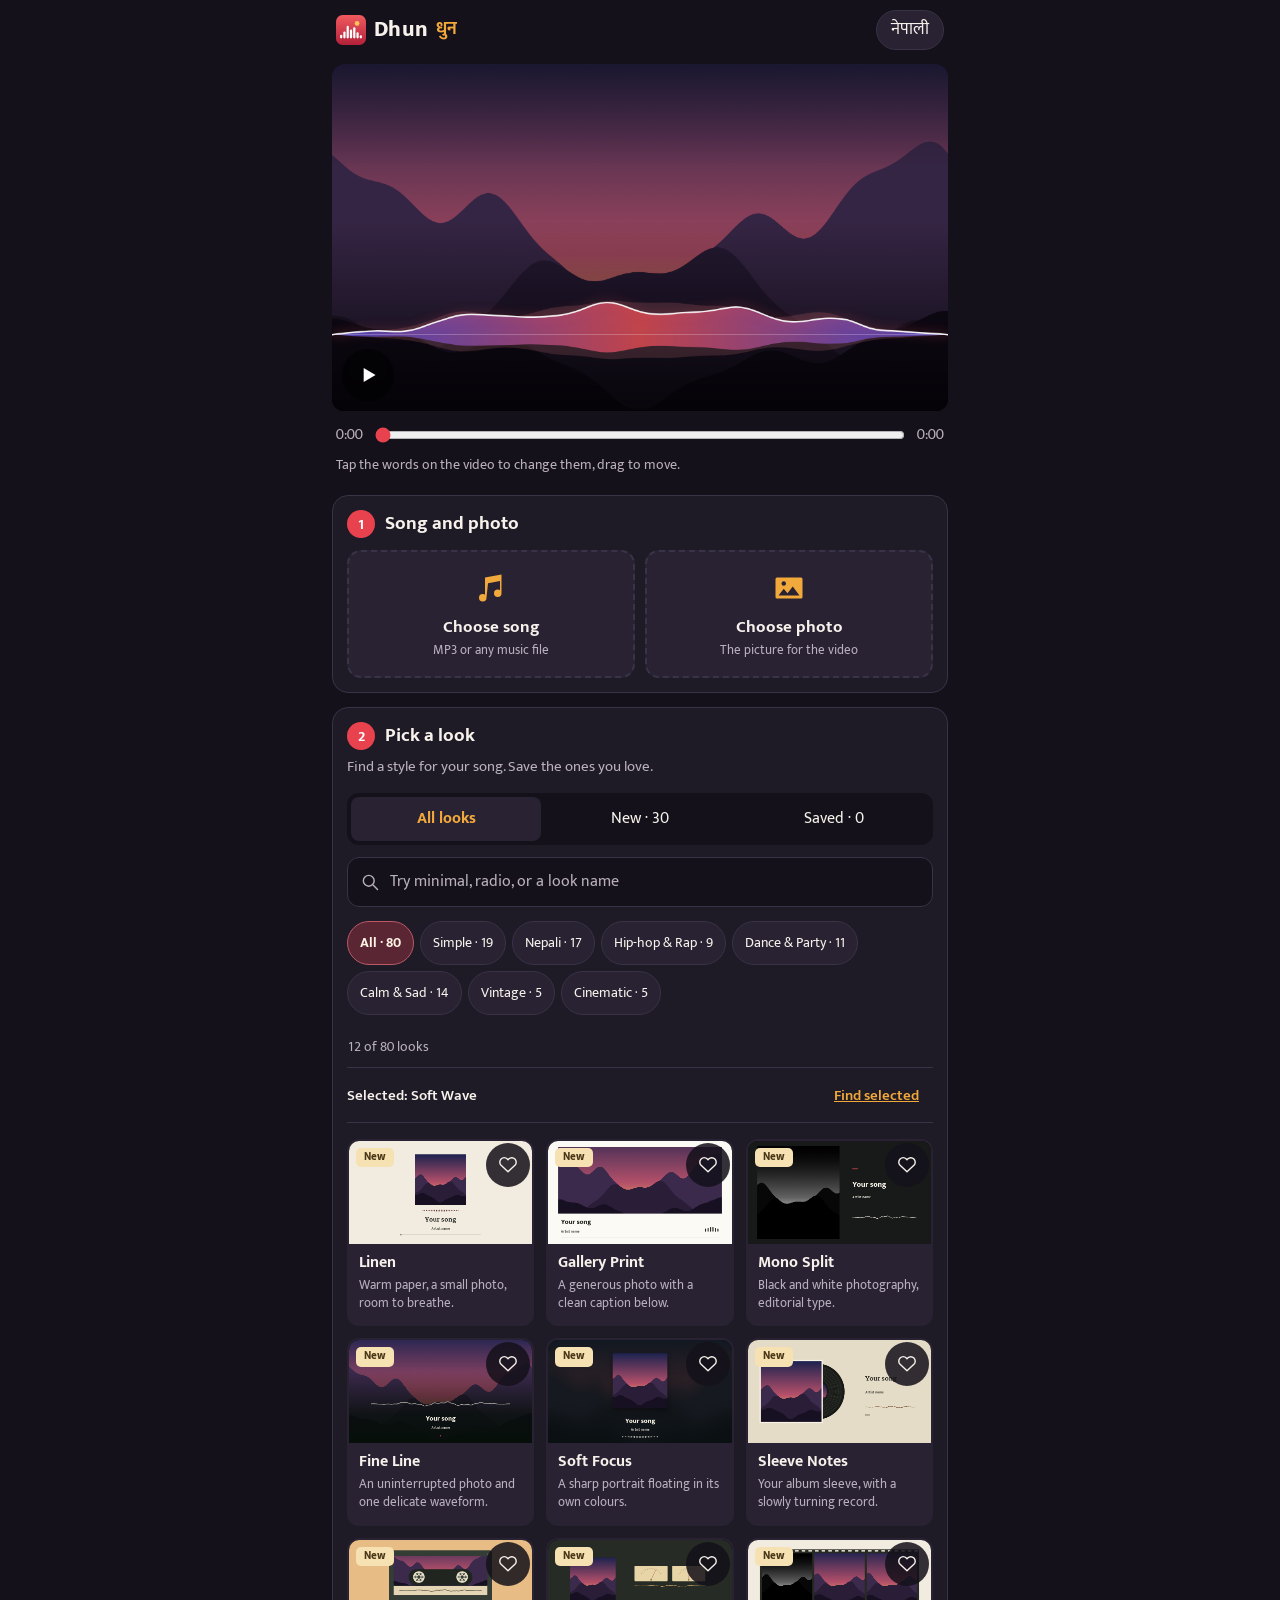
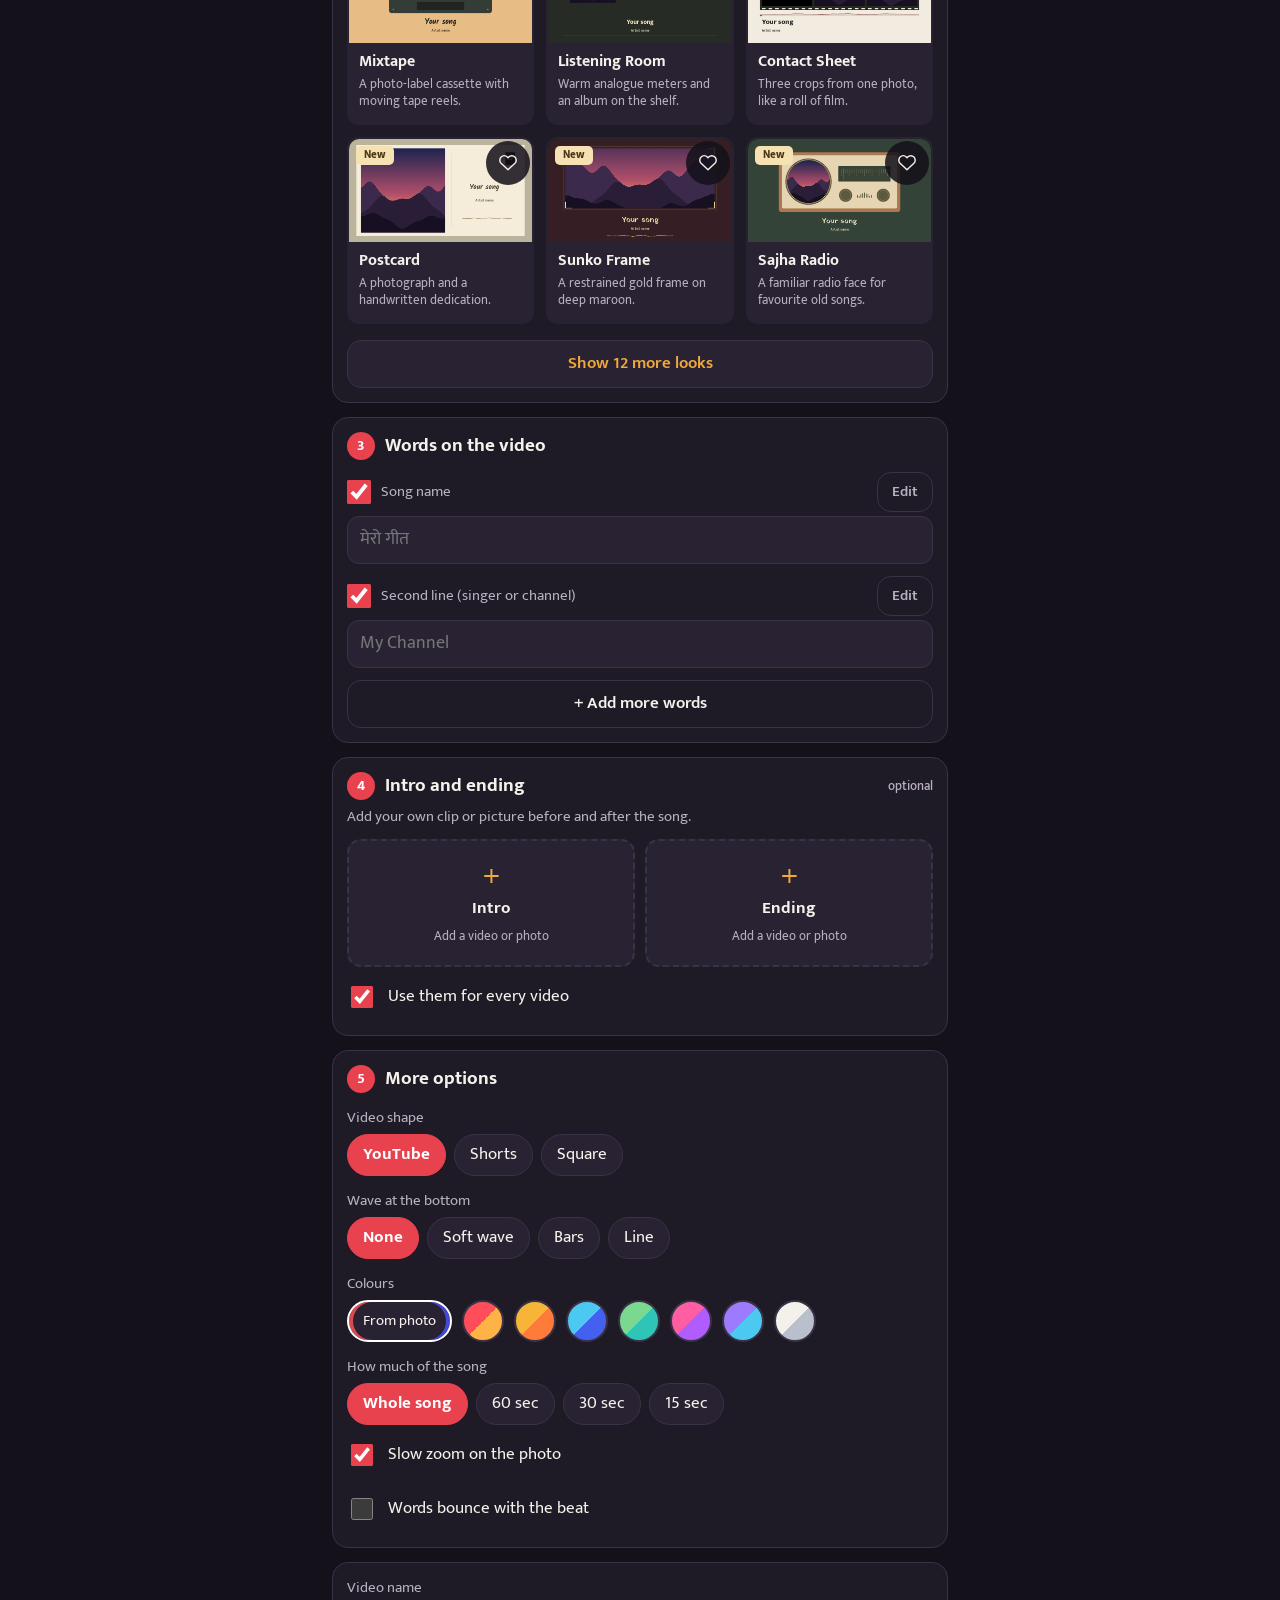
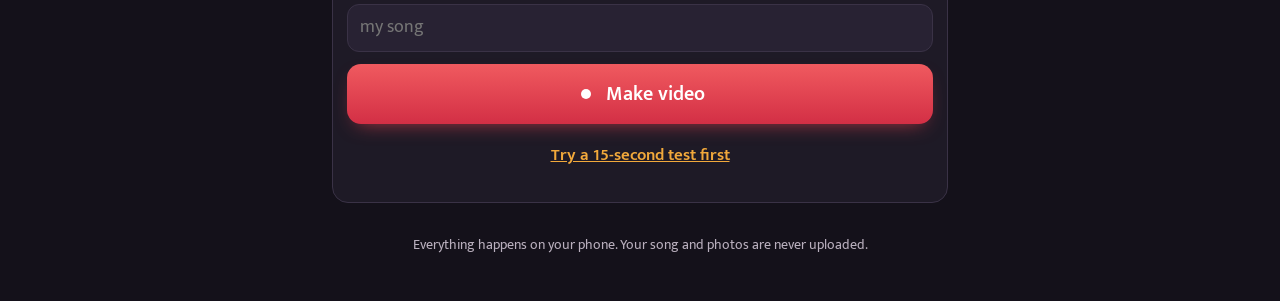
<file: index.html>
<!doctype html>
<html lang="en">
<head>
<meta charset="utf-8">
<meta name="viewport" content="width=device-width, initial-scale=1, viewport-fit=cover">
<title>Dhun · music videos from a song and a photo</title>
<meta name="description" content="Make a music video for YouTube on your phone: pick a song, a photo and a look. Free, nothing is uploaded.">
<meta name="theme-color" content="#14111a">
<meta name="apple-mobile-web-app-capable" content="yes">
<meta name="mobile-web-app-capable" content="yes">
<meta name="apple-mobile-web-app-status-bar-style" content="black-translucent">
<meta name="apple-mobile-web-app-title" content="Dhun">
<link rel="manifest" href="manifest.webmanifest">
<link rel="icon" href="icons/icon.svg" type="image/svg+xml">
<link rel="apple-touch-icon" href="icons/apple-touch-icon.png">
<link rel="preconnect" href="https://fonts.googleapis.com">
<link rel="preconnect" href="https://fonts.gstatic.com" crossorigin>
<link href="https://fonts.googleapis.com/css2?family=Baloo+2:wght@500;800&family=Bebas+Neue&family=Kalam:wght@400;700&family=Khand:wght@500;700&family=Martel:wght@400;800&family=Monoton&family=Mukta:wght@400;500;700;800&family=Permanent+Marker&family=Rozha+One&family=Teko:wght@500;600&family=Yatra+One&display=swap" rel="stylesheet">
<link rel="stylesheet" href="css/app.css">
</head>
<body>
<header class="top">
  <div class="brand">
    <img src="icons/icon.svg" alt="" width="30" height="30">
    <span class="brand-name">Dhun</span><span class="brand-ne">धुन</span>
  </div>
  <button id="langBtn" class="pill" type="button">नेपाली</button>
</header>

<main id="app">
  <section class="stage" aria-label="Preview">
    <div class="screen" id="screen">
      <canvas id="view" width="960" height="540" aria-label="Video preview"></canvas>
      <button id="playBtn" class="play" type="button" aria-label="Play">
        <svg class="i-play" viewBox="0 0 24 24" aria-hidden="true"><path d="M8 5.5v13l11-6.5z"/></svg>
        <svg class="i-pause" viewBox="0 0 24 24" aria-hidden="true"><path d="M7 5h3.5v14H7zM13.5 5H17v14h-3.5z"/></svg>
      </button>
    </div>
    <div class="seek-row">
      <span id="timeNow">0:00</span>
      <input id="seek" type="range" min="0" max="1" step="0.01" value="0" aria-label="Song position">
      <span id="timeTotal">0:00</span>
    </div>
    <p class="hint" data-i18n="dragHint">Tap the words on the video to change them, drag to move.</p>
  </section>

  <section class="card">
    <h2><span class="num">1</span><span data-i18n="step1">Song and photo</span></h2>
    <div class="pick-row">
      <label class="pick" id="songPick">
        <input id="songInput" type="file" accept="audio/*,.mp3,.m4a,.wav,.aac,.flac">
        <span class="pick-icon"><svg viewBox="0 0 24 24" aria-hidden="true"><path d="M9 18.5a2.5 2.5 0 1 1-2.5-2.5c.5 0 1 .1 1.5.4V5l11-2v12.5a2.5 2.5 0 1 1-2.5-2.5c.5 0 1 .1 1.5.4V7.4l-8 1.5z"/></svg></span>
        <span class="pick-title" data-i18n="pickSong">Choose song</span>
        <span class="pick-sub" id="songName" data-i18n="pickSongSub">MP3 or any music file</span>
      </label>
      <label class="pick" id="photoPick">
        <input id="photoInput" type="file" accept="image/*">
        <span class="pick-icon" id="photoIcon"><svg viewBox="0 0 24 24" aria-hidden="true"><path d="M4 5h16a1 1 0 0 1 1 1v12a1 1 0 0 1-1 1H4a1 1 0 0 1-1-1V6a1 1 0 0 1 1-1zm1 12h14l-4.5-6-3.5 4.5-2.5-3z M8.5 10.5a1.5 1.5 0 1 0 0-3 1.5 1.5 0 0 0 0 3z"/></svg></span>
        <img id="photoThumb" class="pick-thumb" alt="" hidden>
        <span class="pick-title" data-i18n="pickPhoto">Choose photo</span>
        <span class="pick-sub" id="photoName" data-i18n="pickPhotoSub">The picture for the video</span>
      </label>
    </div>
  </section>

  <section class="card" id="looksCard" aria-labelledby="looksHeading">
    <h2 id="looksHeading"><span class="num">2</span><span data-i18n="step2">Pick a look</span></h2>
    <p class="card-sub" data-i18n="looksIntro">Find a style for your song. Save the ones you love.</p>
    <div class="look-collections" id="collectionChips" role="group" aria-label="Look collection"></div>
    <label class="look-search" for="lookSearch">
      <svg viewBox="0 0 24 24" aria-hidden="true"><circle cx="10.5" cy="10.5" r="6.5"/><path d="m16 16 5 5"/></svg>
      <span class="sr-only" data-i18n="searchLooks">Search looks</span>
      <input id="lookSearch" type="search" autocomplete="off" placeholder="Try minimal, radio, or a look name">
    </label>
    <div class="chips look-categories" id="catChips" role="group" aria-label="Look category"></div>
    <div class="look-results">
      <p id="lookCount" role="status" aria-live="polite" aria-atomic="true"></p>
      <button id="resetLooks" type="button" class="btn link small" data-i18n="resetLooks" hidden>Clear filters</button>
    </div>
    <div class="look-current">
      <span id="selectedLook"></span>
      <button id="findLook" type="button" class="btn link small" data-i18n="findSelected">Find selected</button>
    </div>
    <div class="looks" id="looks"></div>
    <div id="looksEmpty" class="looks-empty" hidden>
      <strong id="looksEmptyTitle"></strong>
      <p id="looksEmptyHint"></p>
    </div>
    <button id="moreLooks" class="btn more-looks" type="button"></button>
  </section>

  <section class="card" id="wordsCard">
    <h2><span class="num">3</span><span data-i18n="step3">Words on the video</span></h2>
    <div class="text-rows" id="textRows"></div>
    <button id="addText" class="btn ghost" type="button" data-i18n="addText">+ Add more words</button>

    <div class="editor" id="editor" hidden>
      <div class="editor-head">
        <strong id="editorTitle"></strong>
        <button id="editorDone" class="btn small" type="button" data-i18n="done">Done</button>
      </div>
      <div class="label" data-i18n="font">Font</div>
      <div class="chips scroll" id="fontChips"></div>
      <div class="label"><span data-i18n="size">Size</span></div>
      <input id="sizeRange" type="range" min="0.02" max="0.18" step="0.002" aria-label="Size">
      <div class="label" data-i18n="colour">Colour</div>
      <div class="swatches" id="textColors"></div>
      <div class="label" data-i18n="style">Style</div>
      <div class="chips scroll" id="styleChips"></div>
      <div class="editor-actions">
        <button id="centerText" class="btn small ghost" type="button" data-i18n="centre">Put in the middle</button>
        <button id="deleteText" class="btn small danger" type="button" data-i18n="remove">Remove</button>
      </div>
    </div>
  </section>

  <section class="card">
    <h2><span class="num">4</span><span data-i18n="step4">Intro and ending</span><span class="opt" data-i18n="optional">optional</span></h2>
    <p class="card-sub" data-i18n="step4Sub">Add your own clip or picture before and after the song.</p>
    <div class="pick-row">
      <div class="media-box" id="introBox" data-slot="intro"></div>
      <div class="media-box" id="outroBox" data-slot="outro"></div>
    </div>
    <label class="switch">
      <input id="rememberMedia" type="checkbox" checked>
      <span data-i18n="remember">Use them for every video</span>
    </label>
  </section>

  <section class="card">
    <h2><span class="num">5</span><span data-i18n="step5">More options</span></h2>
    <div class="label" data-i18n="shape">Video shape</div>
    <div class="chips" id="shapeChips"></div>
    <div class="label" data-i18n="overlay">Wave at the bottom</div>
    <div class="chips" id="overlayChips"></div>
    <div class="label" data-i18n="colours">Colours</div>
    <div class="swatches" id="themeColors"></div>
    <div class="label" data-i18n="part">How much of the song</div>
    <div class="chips" id="partChips"></div>
    <div class="part-start" id="partStartRow" hidden>
      <span data-i18n="startAt">Start at</span>
      <input id="partStart" type="range" min="0" max="1" step="0.5" value="0" aria-label="Start at">
      <span id="partStartLabel">0:00</span>
    </div>
    <label class="switch"><input id="motionToggle" type="checkbox" checked><span data-i18n="motion">Slow zoom on the photo</span></label>
    <label class="switch"><input id="beatTextToggle" type="checkbox"><span data-i18n="beatText">Words bounce with the beat</span></label>
  </section>

  <section class="card make">
    <label class="field">
      <span data-i18n="fileName">Video name</span>
      <input id="fileName" type="text" autocomplete="off" placeholder="my song">
    </label>
    <button id="makeBtn" class="btn primary big" type="button">
      <svg viewBox="0 0 24 24" aria-hidden="true"><circle cx="12" cy="12" r="6"/></svg>
      <span data-i18n="make">Make video</span>
    </button>
    <button id="testBtn" class="btn link" type="button" data-i18n="test">Try a 15-second test first</button>
    <p class="card-sub" id="makeInfo"></p>
  </section>

  <footer class="foot">
    <p data-i18n="privacy">Everything happens on your phone. Your song and photos are never uploaded.</p>
  </footer>
</main>

<div class="overlay" id="recOverlay" hidden>
  <div class="rec">
    <div class="rec-screen"><canvas id="recCanvas" width="1920" height="1080"></canvas></div>
    <div id="recRunning">
      <div class="rec-status"><span class="rec-dot"></span><span data-i18n="recording">Making your video…</span></div>
      <div class="bar"><div id="recBar"></div></div>
      <div class="rec-time" id="recTime">0:00 / 0:00</div>
      <p class="rec-note" id="recNote" data-i18n="keepOpen">Keep this screen open and don't lock the phone. It takes as long as the video.</p>
      <button id="recCancel" class="btn ghost" type="button" data-i18n="cancel">Cancel</button>
    </div>
    <div id="recPaused" hidden>
      <p class="rec-note strong" data-i18n="paused">Paused because the screen was left.</p>
      <button id="recContinue" class="btn primary big" type="button" data-i18n="continue">Continue</button>
      <button id="recCancel2" class="btn ghost" type="button" data-i18n="cancel">Cancel</button>
    </div>
    <div id="recDone" hidden>
      <p class="rec-done-title" data-i18n="ready">Your video is ready</p>
      <video id="doneVideo" controls playsinline></video>
      <p class="rec-note" id="doneInfo"></p>
      <button id="saveBtn" class="btn primary big" type="button" data-i18n="save">Save video</button>
      <button id="downloadBtn" class="btn ghost" type="button" data-i18n="download">Download file</button>
      <button id="againBtn" class="btn link" type="button" data-i18n="again">Back to editing</button>
    </div>
  </div>
</div>

<div class="toast" id="toast" role="status" aria-live="polite" hidden></div>
<div class="media-pool" id="mediaPool" aria-hidden="true"></div>
<script type="module" src="js/app.js"></script>
</body>
</html>
</file>
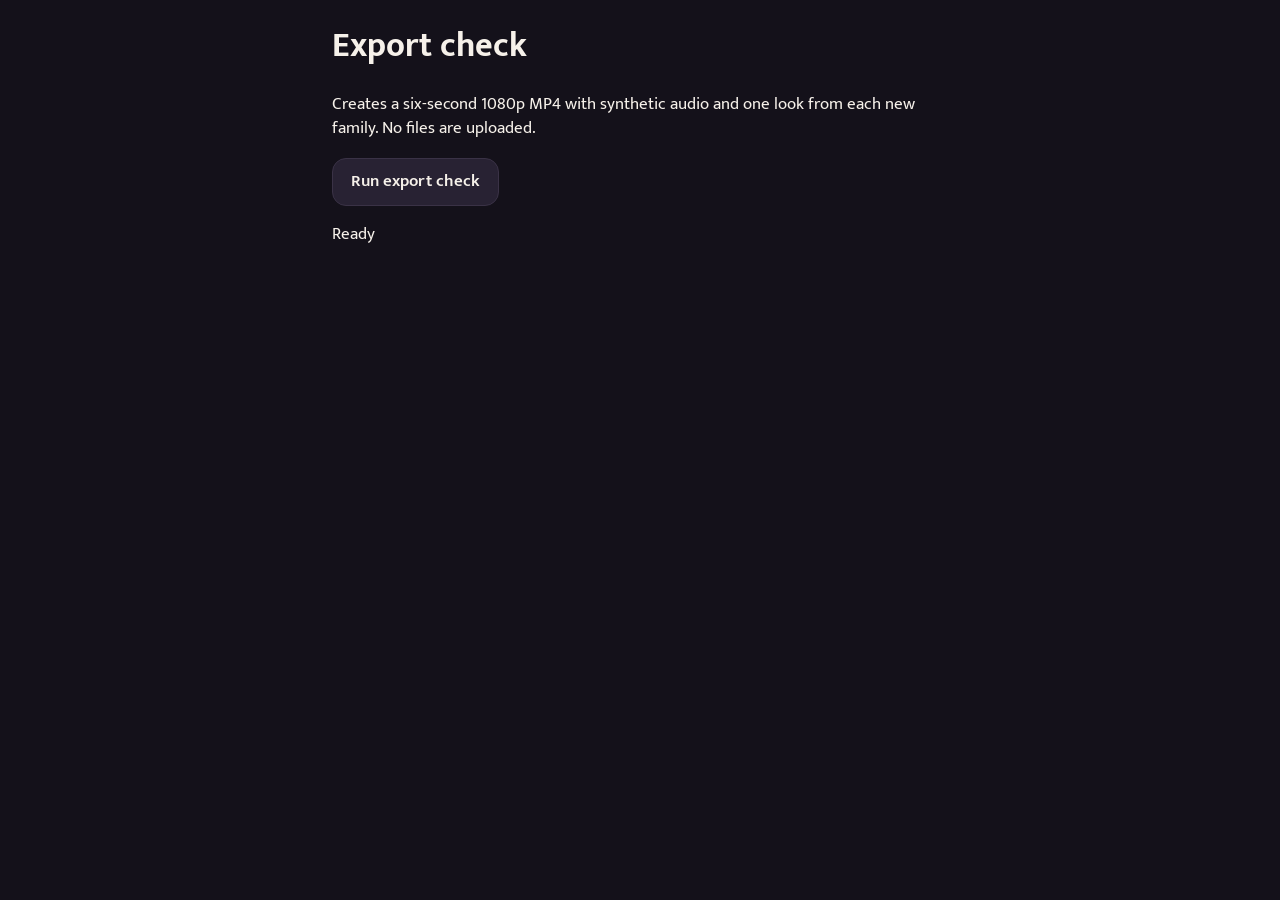
<file: dev/export-check.html>
<!doctype html>
<html lang="en">
<head>
  <meta charset="utf-8">
  <meta name="viewport" content="width=device-width,initial-scale=1">
  <title>Dhun export check</title>
  <link rel="stylesheet" href="../css/app.css">
  <link href="https://fonts.googleapis.com/css2?family=Baloo+2:wght@800&family=Kalam:wght@700&family=Martel:wght@800&family=Mukta:wght@500;800&family=Rozha+One&family=Yatra+One&display=swap" rel="stylesheet">
</head>
<body><main>
  <h1>Export check</h1>
  <p>Creates a six-second 1080p MP4 with synthetic audio and one look from each new family. No files are uploaded.</p>
  <button id="run" class="btn" type="button">Run export check</button>
  <p id="status" role="status">Ready</p>
  <video id="output" controls style="width:100%" hidden></video>
  <p><a id="download" download="dhun-export-check.mp4" hidden>Download test MP4</a></p>
</main><script type="module" src="export-check.js"></script></body>
</html>
</file>
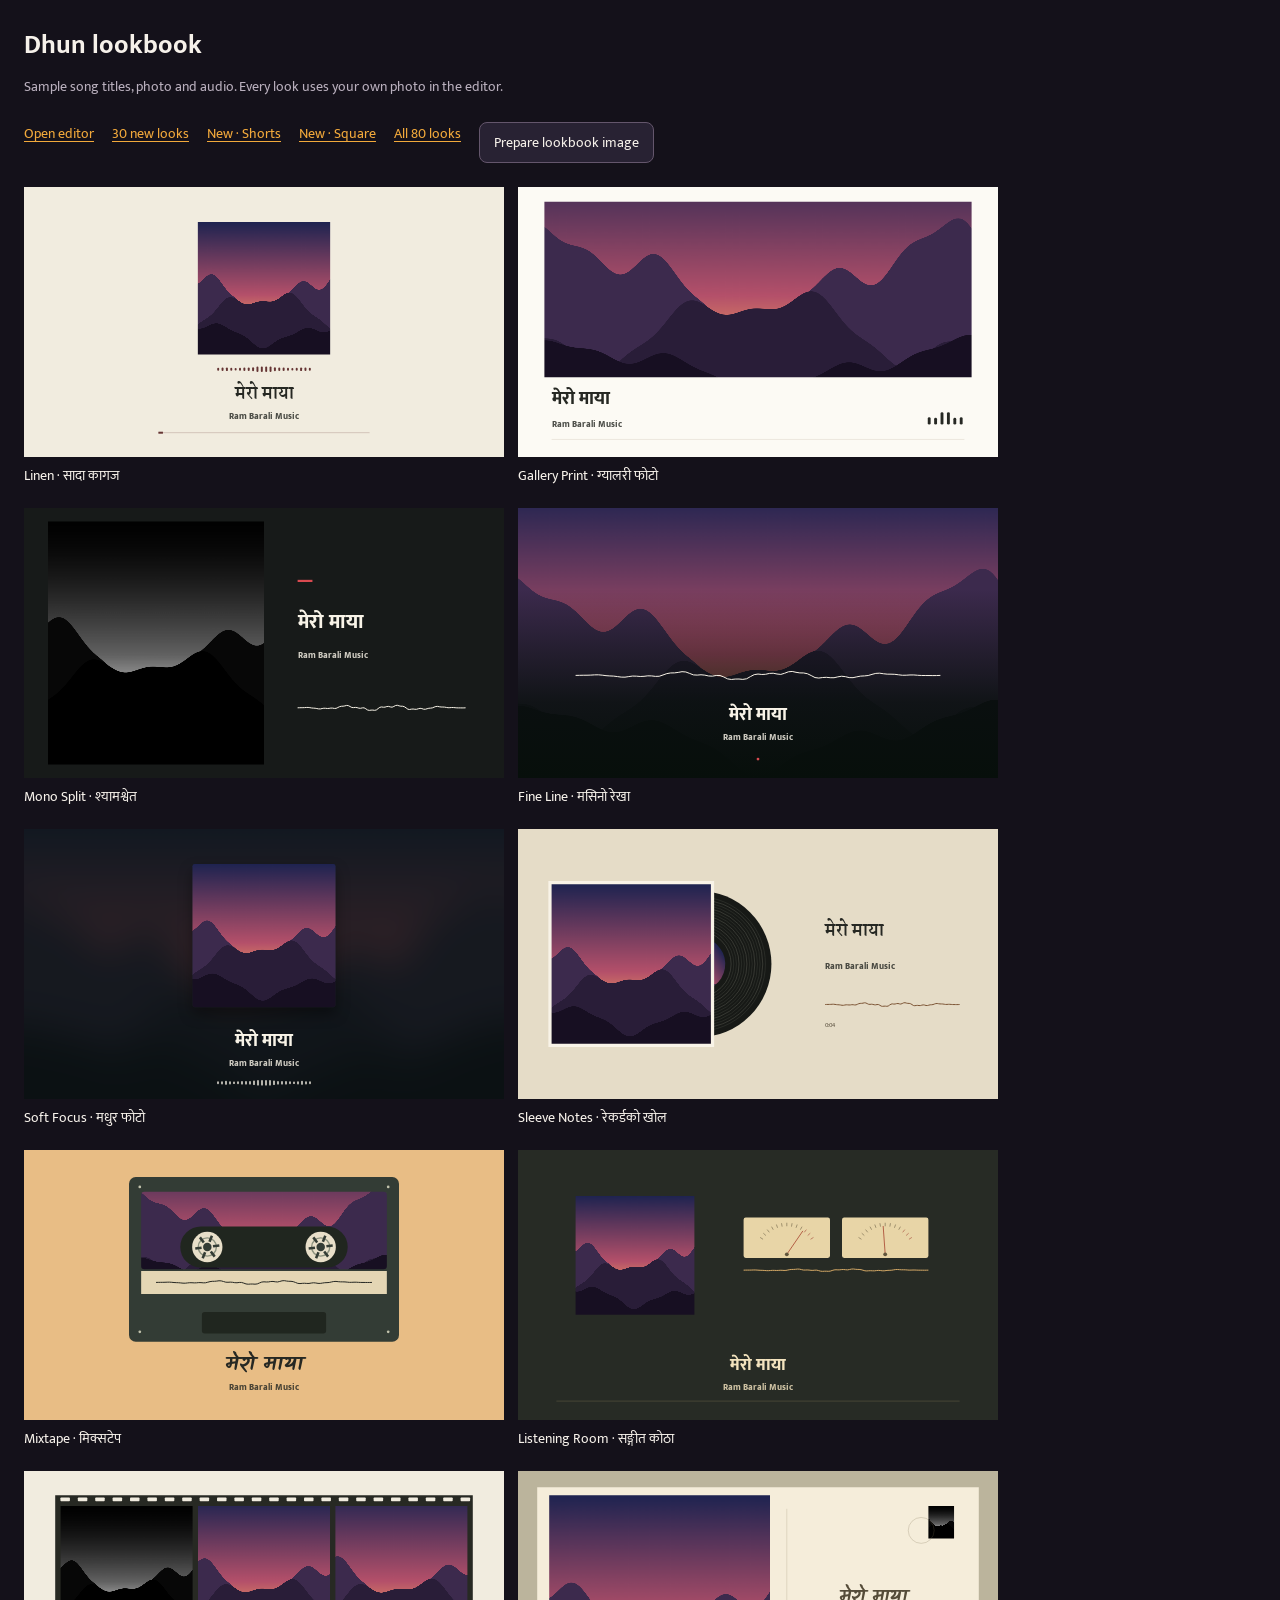
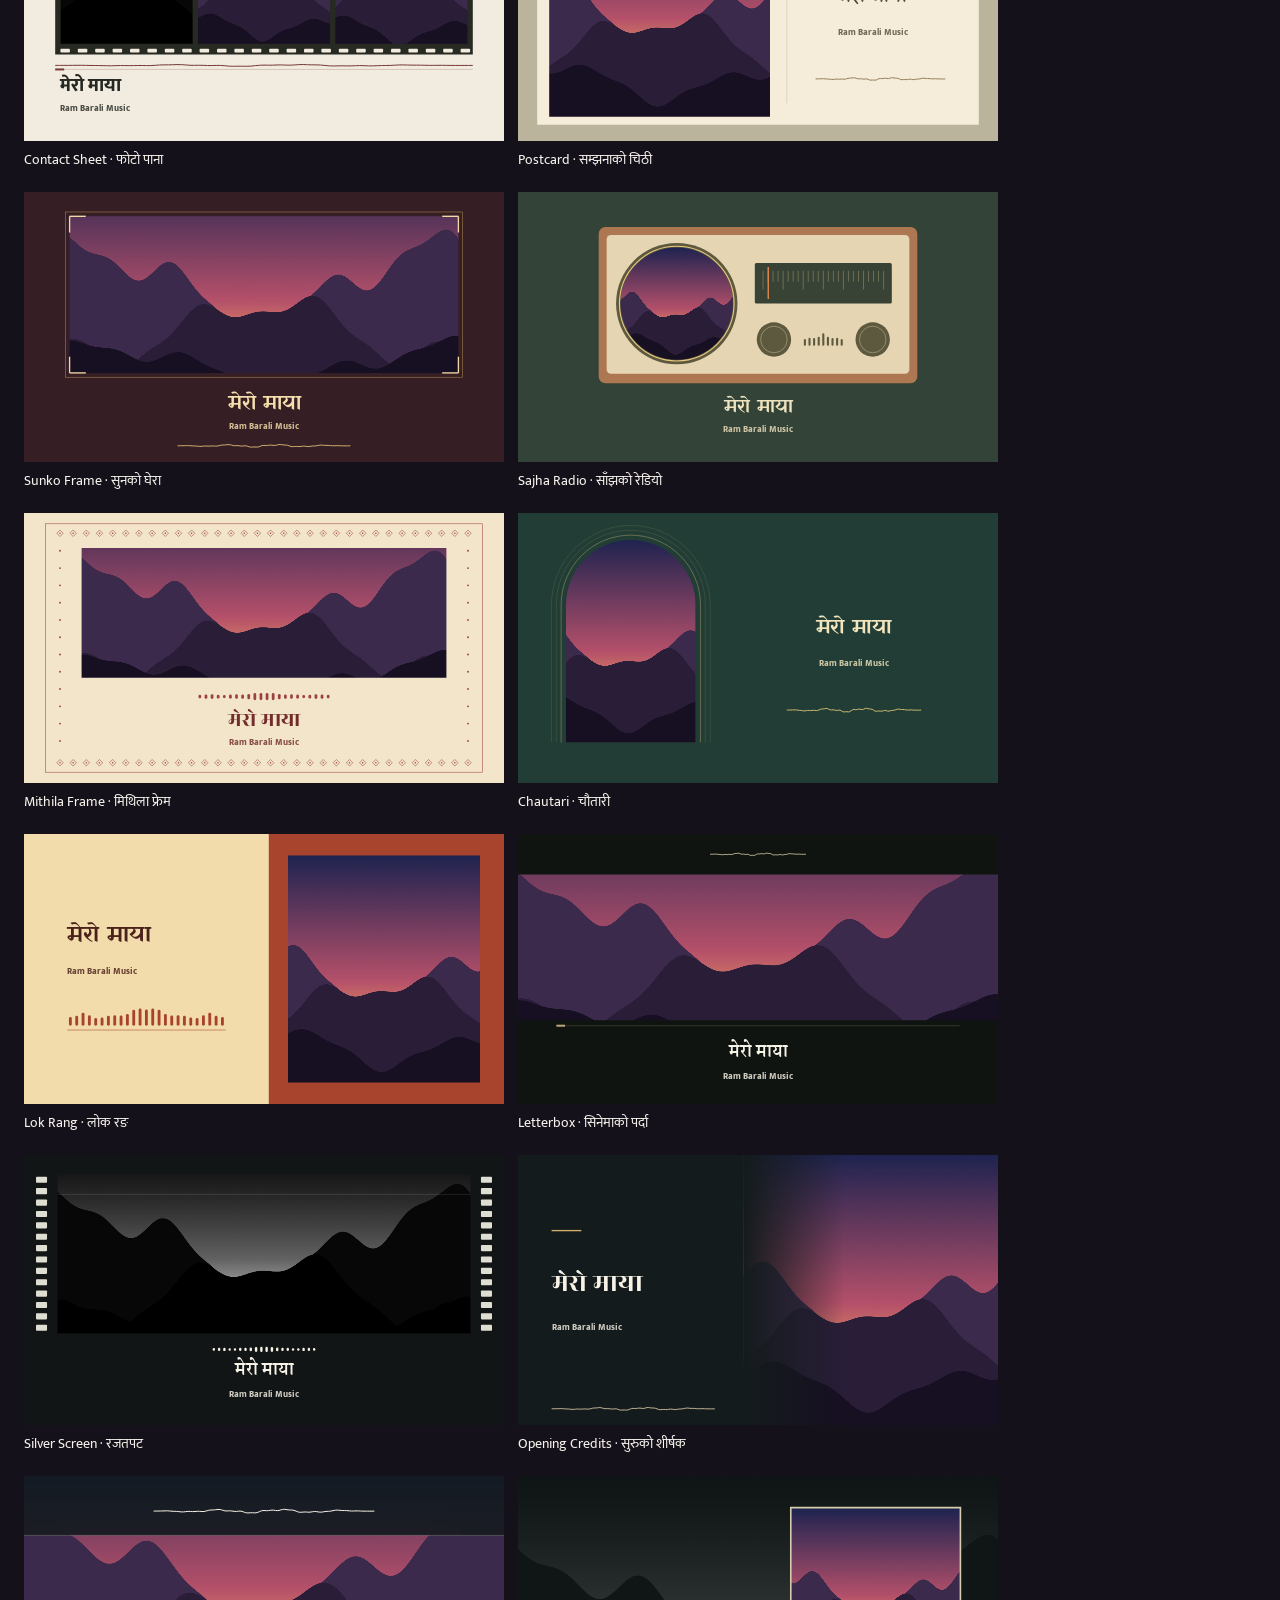
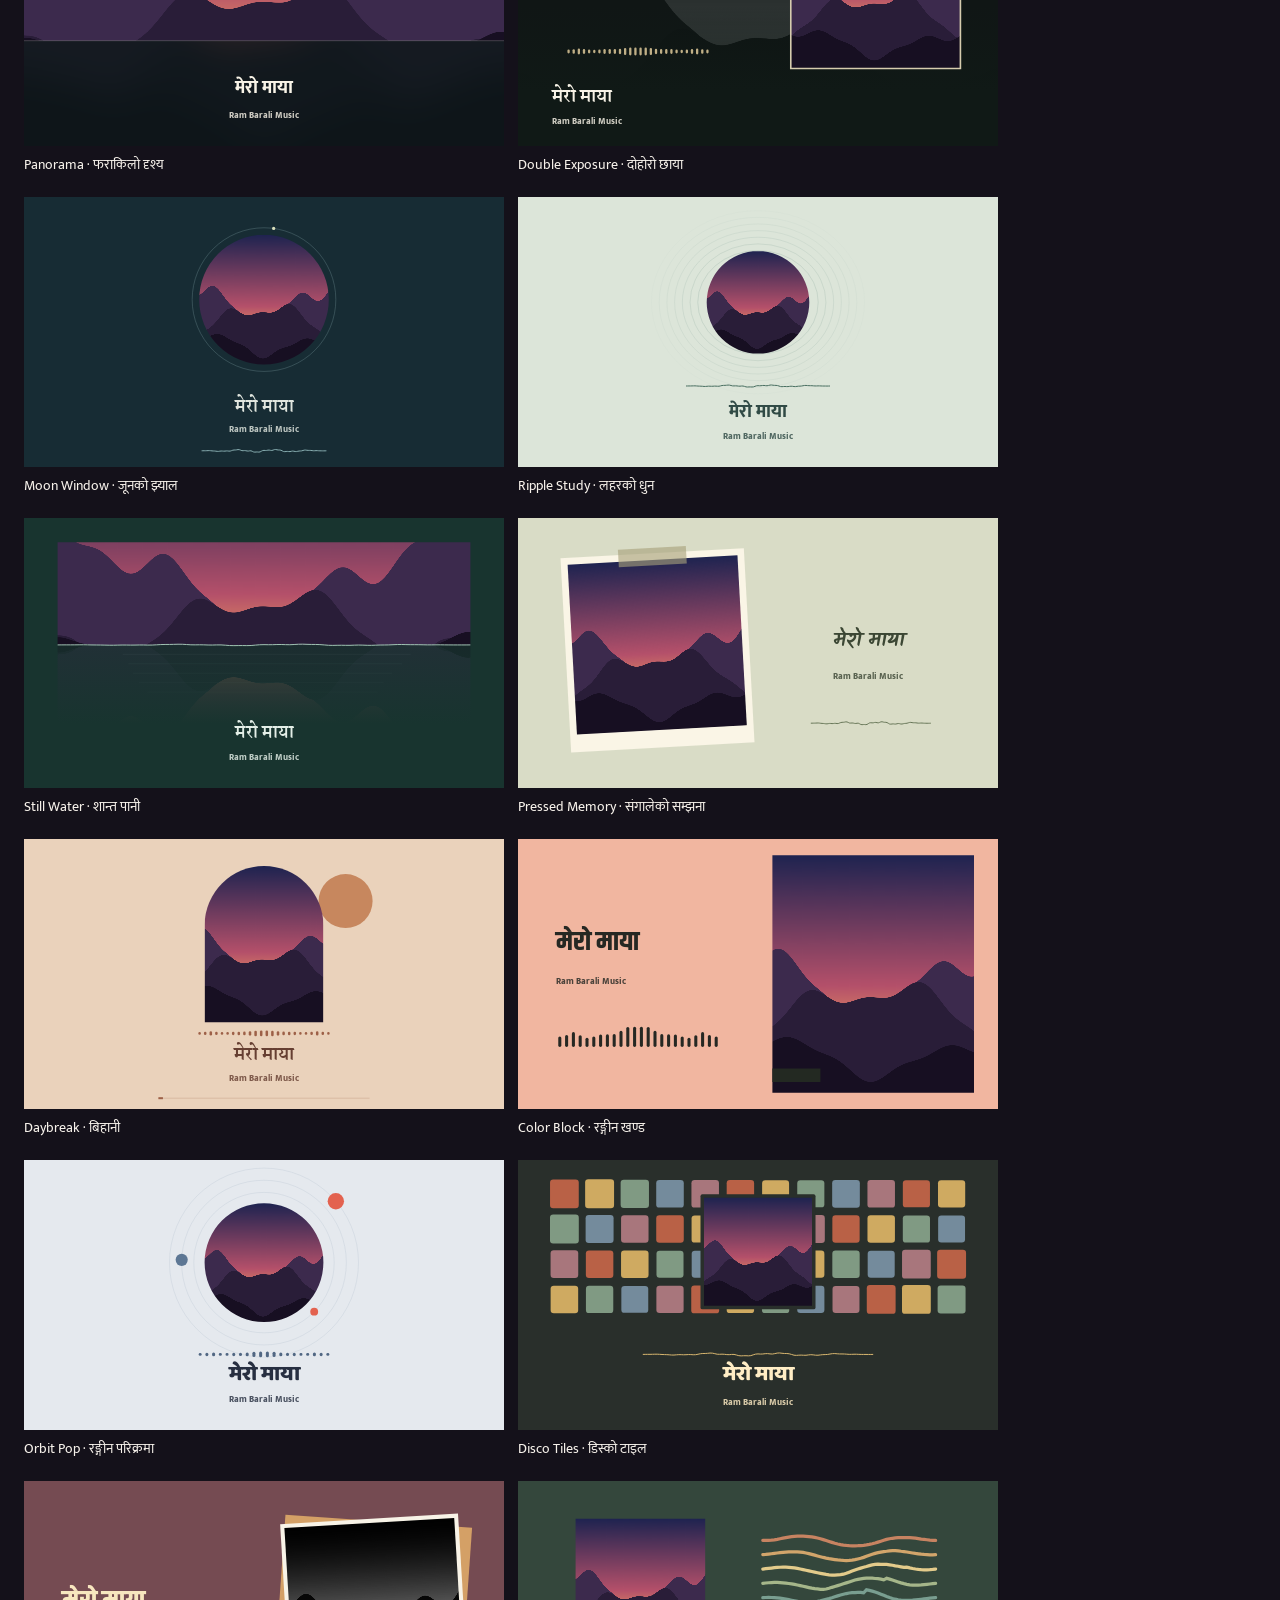
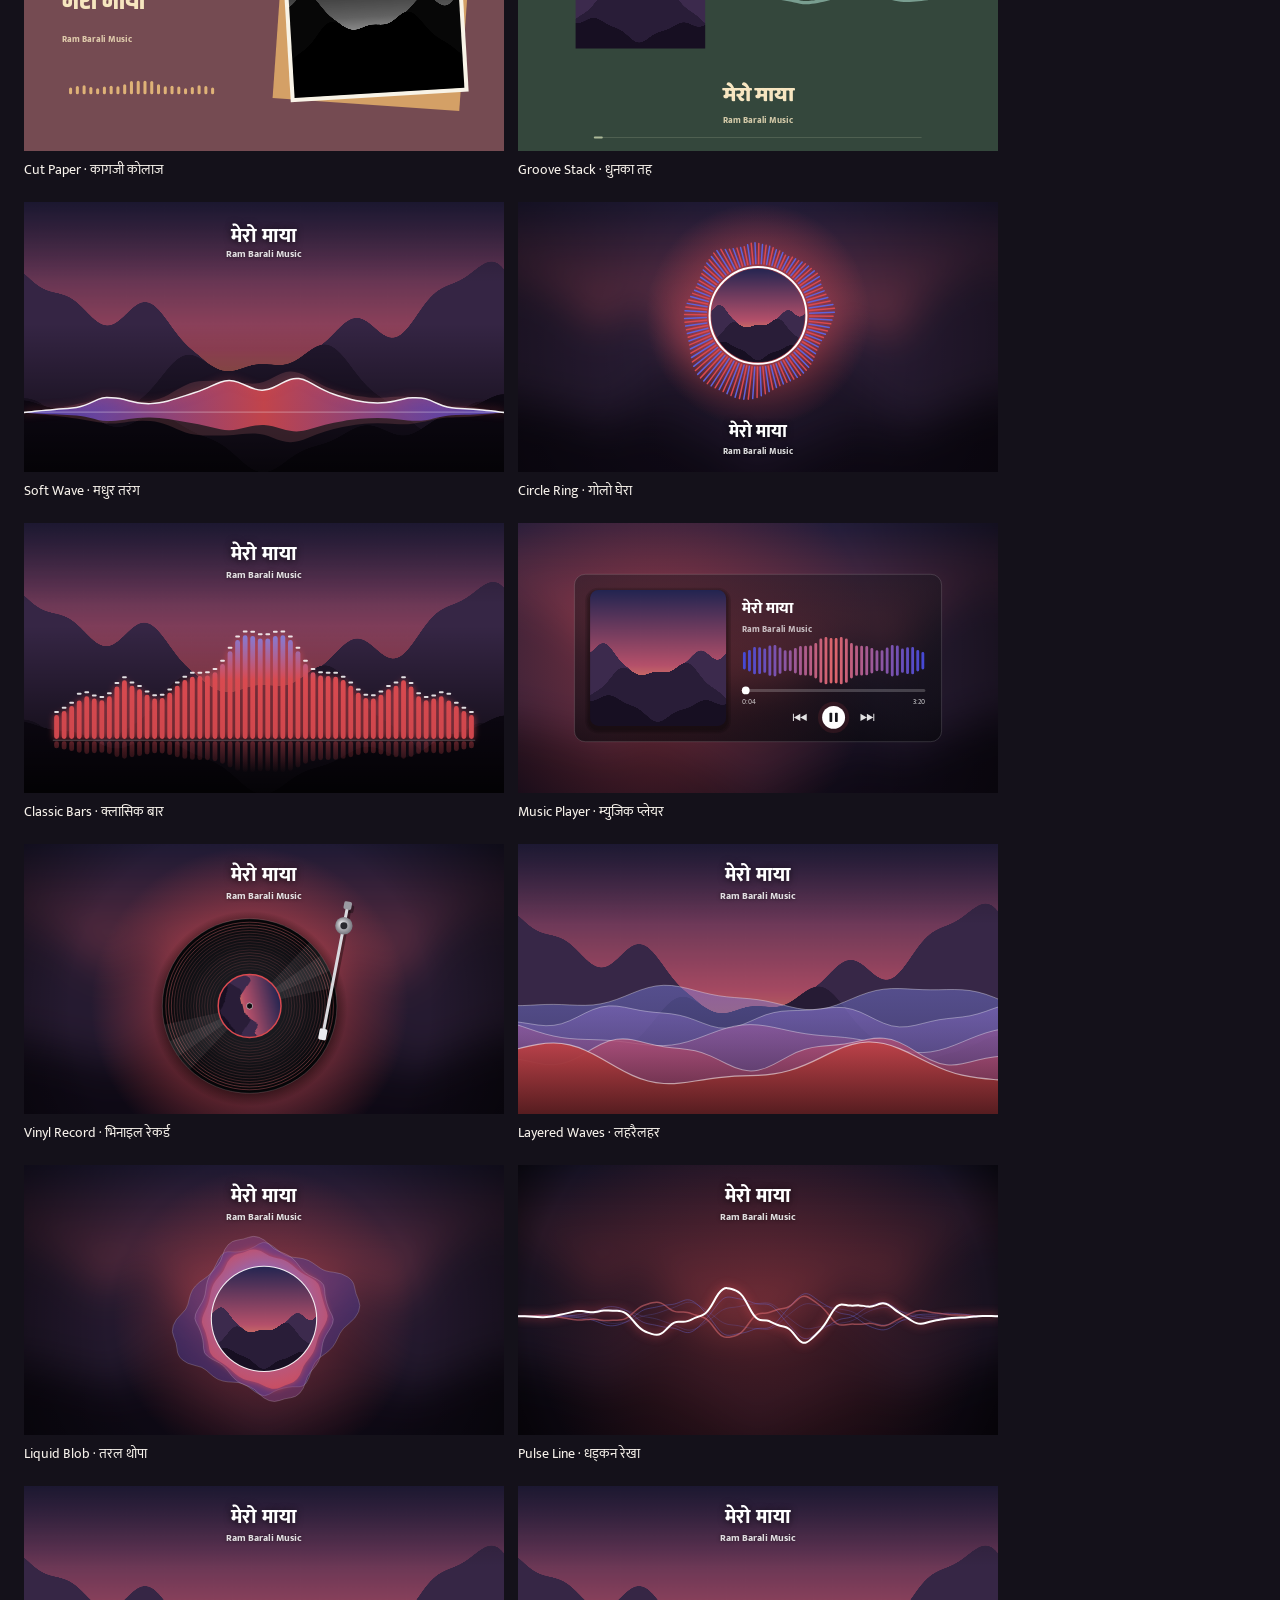
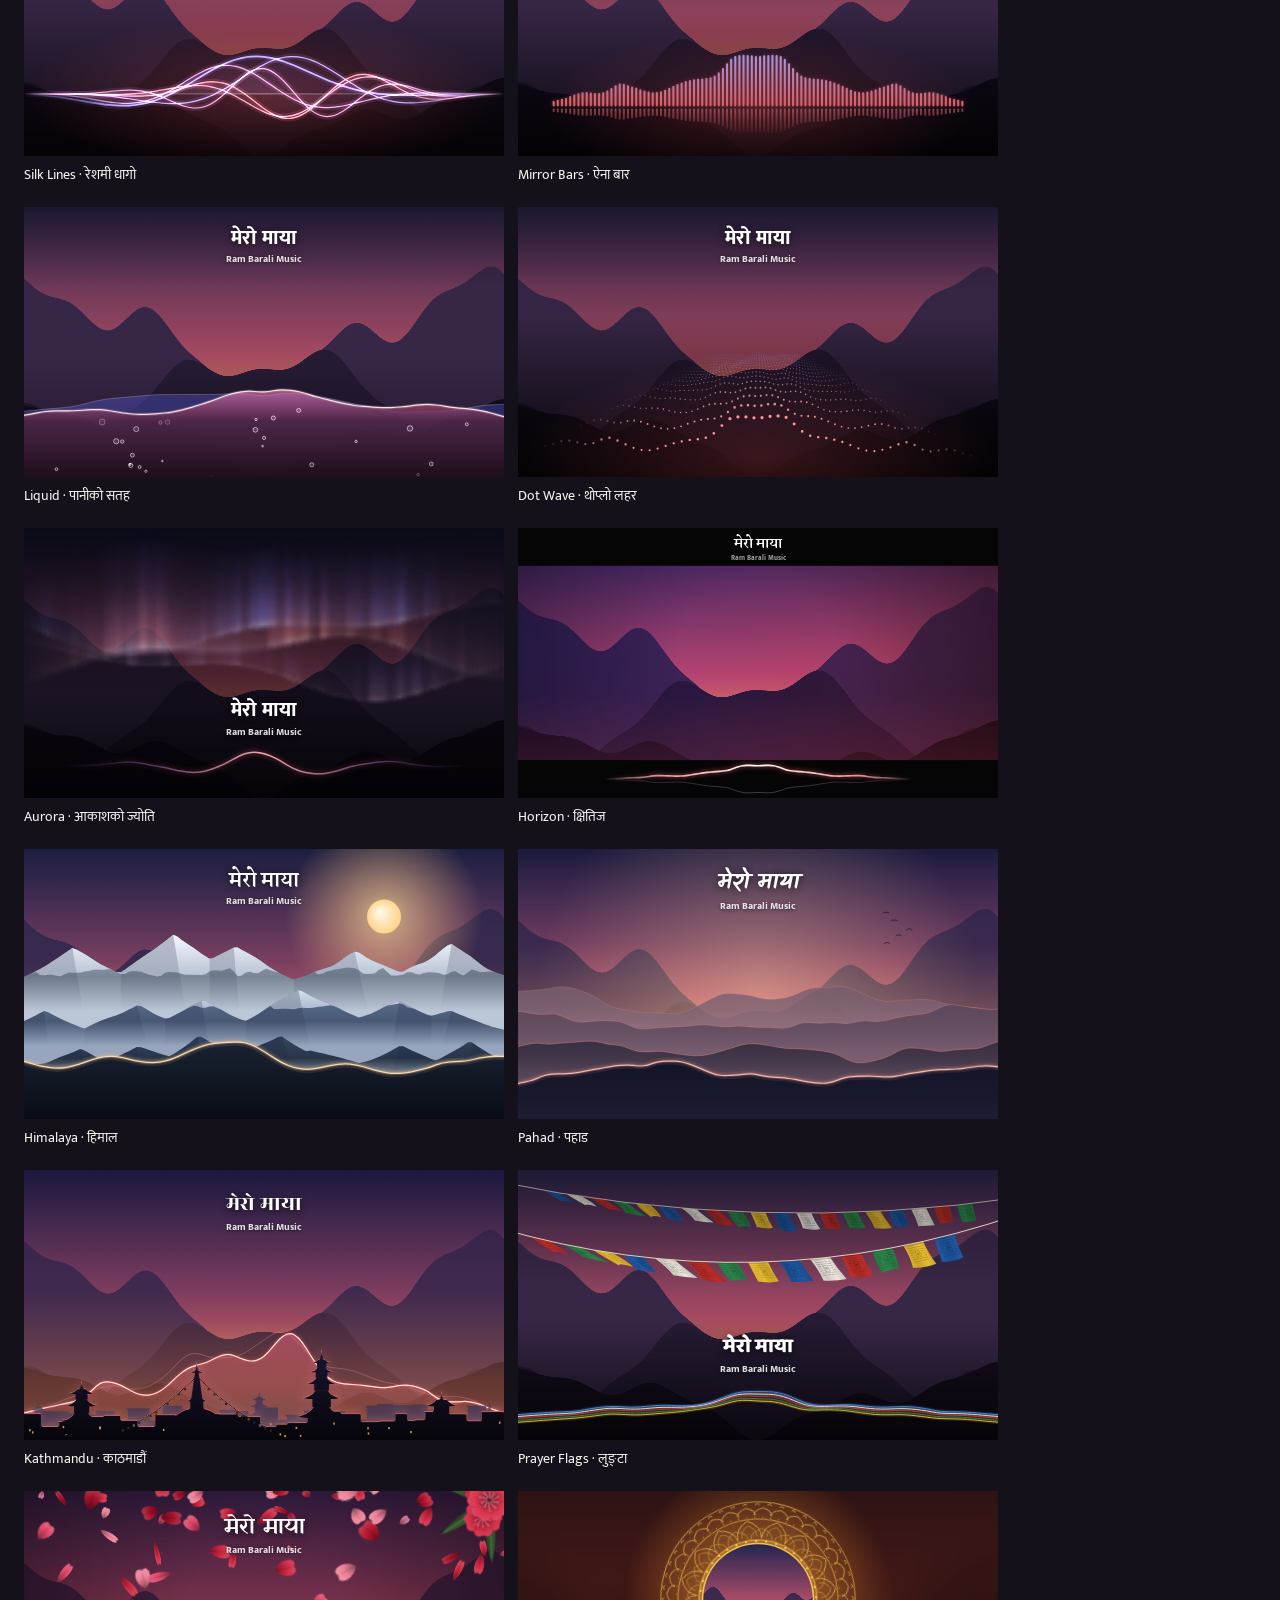
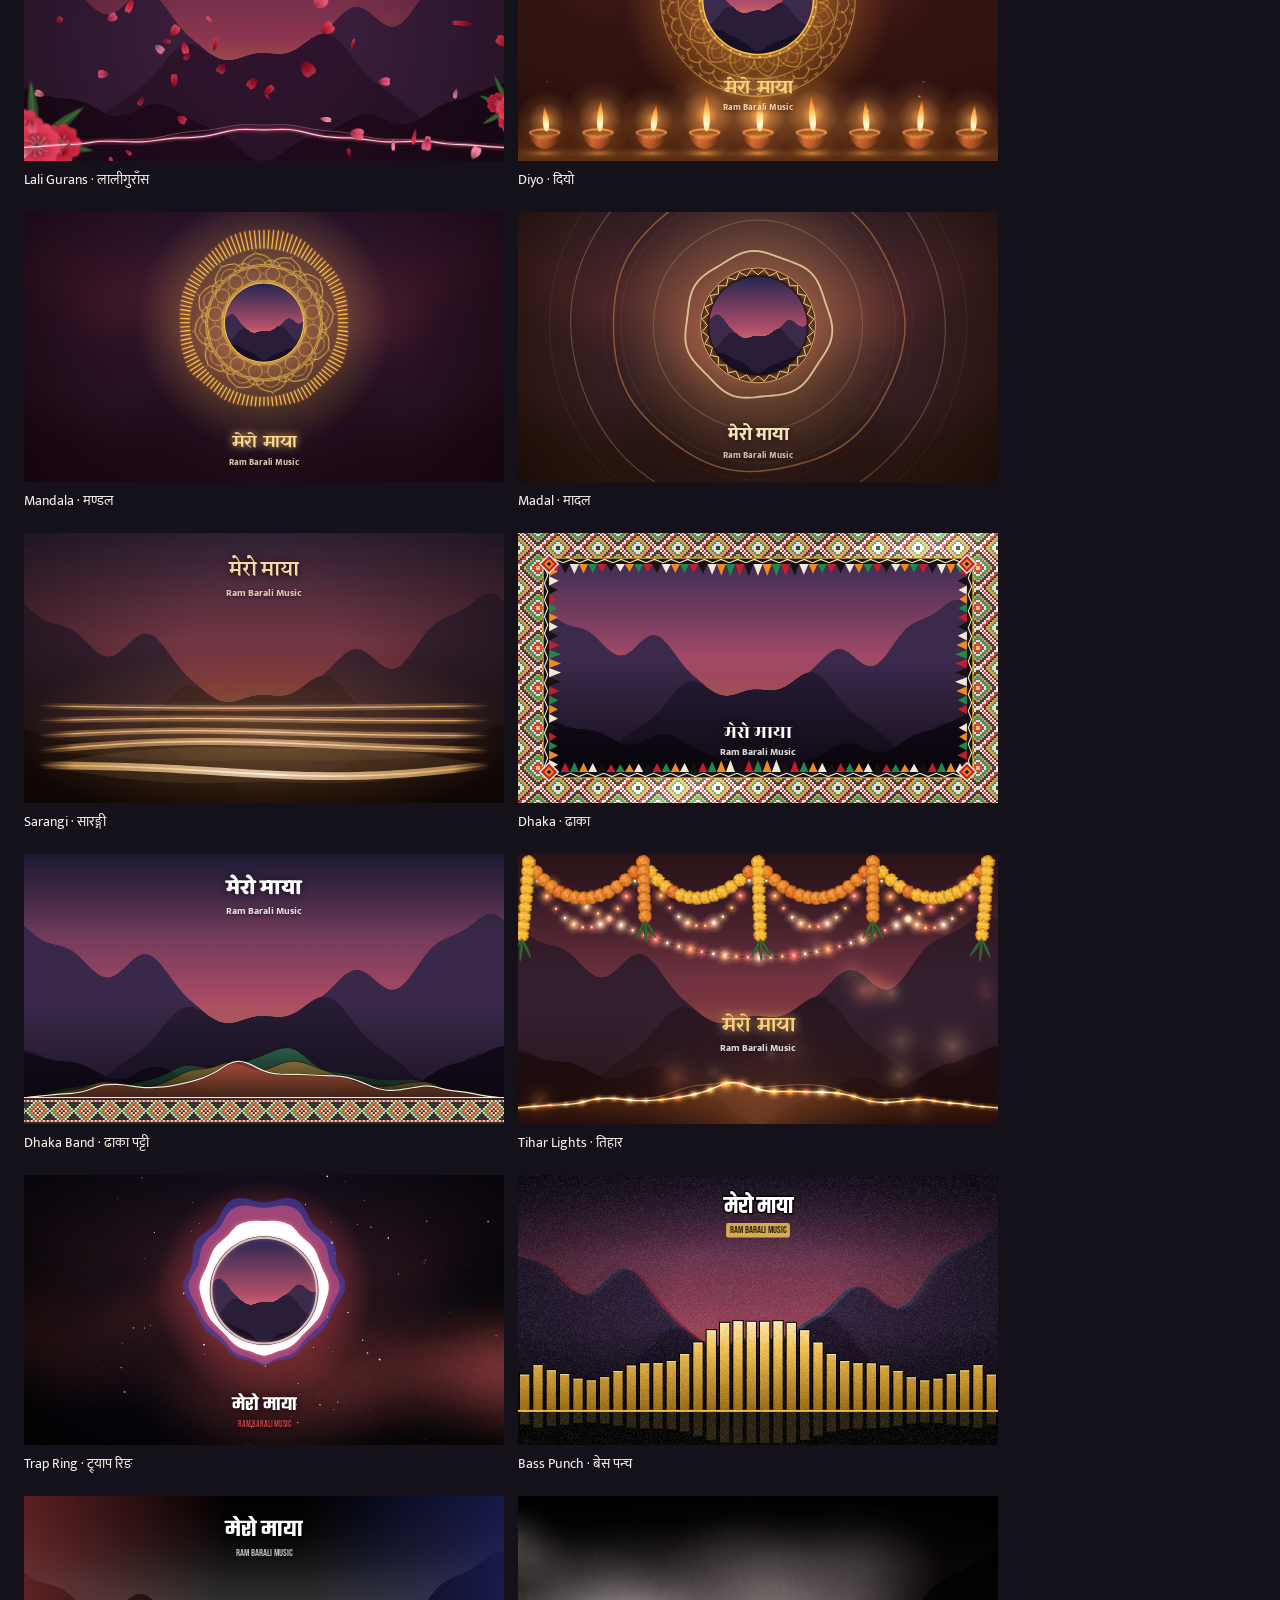
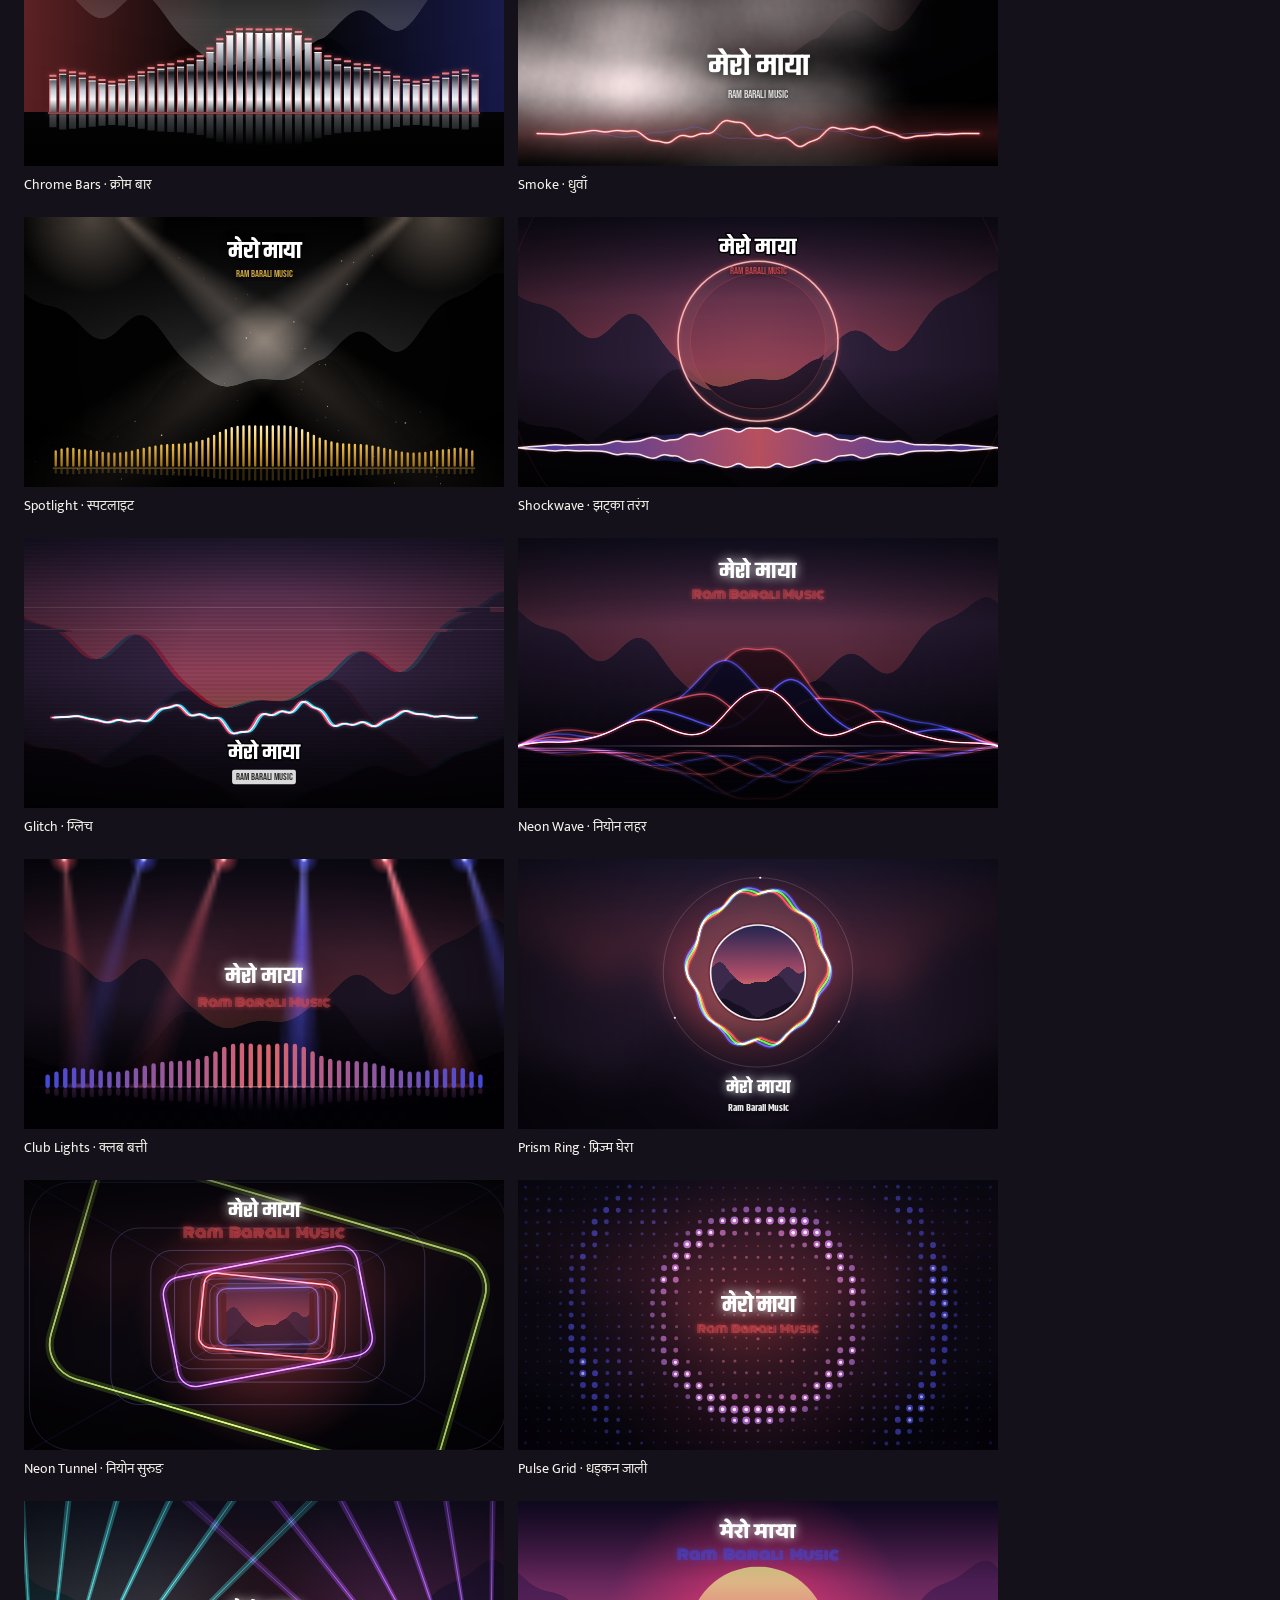
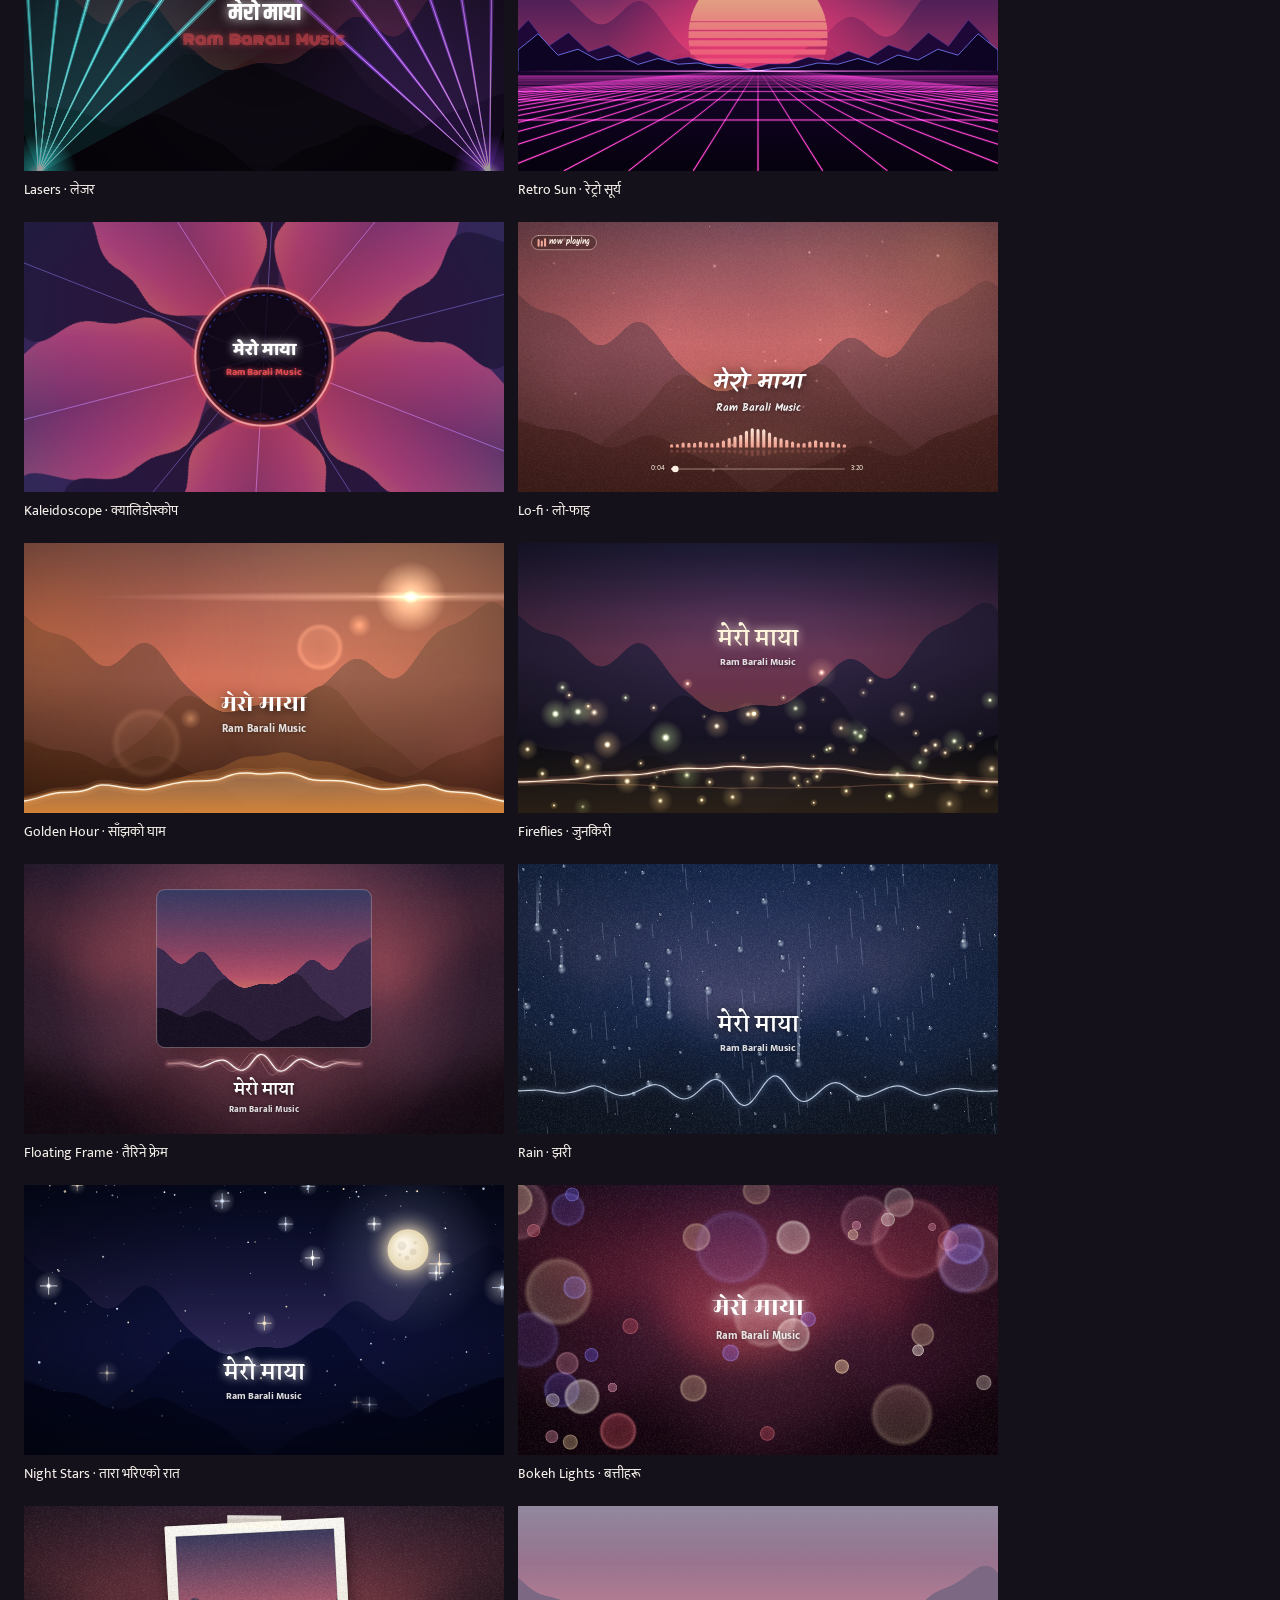
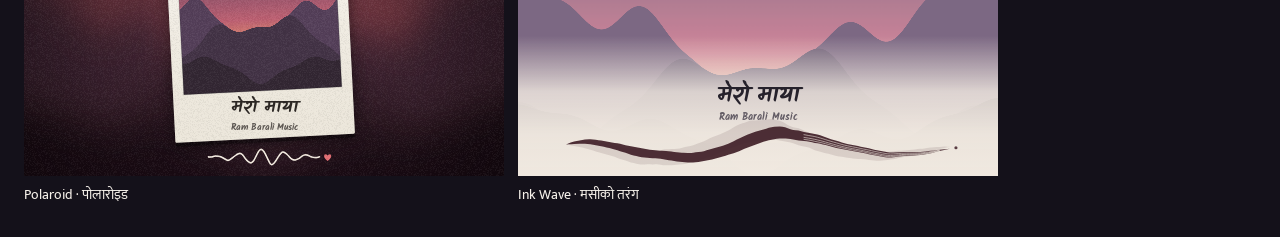
<file: dev/gallery.html>
<!doctype html>
<html lang="en">
<head>
<meta charset="utf-8">
<meta name="viewport" content="width=device-width, initial-scale=1">
<title>Dhun template gallery</title>
<link rel="preconnect" href="https://fonts.googleapis.com">
<link rel="preconnect" href="https://fonts.gstatic.com" crossorigin>
<link href="https://fonts.googleapis.com/css2?family=Baloo+2:wght@500;800&family=Bebas+Neue&family=Kalam:wght@400;700&family=Khand:wght@500;700&family=Martel:wght@400;800&family=Monoton&family=Mukta:wght@400;500;700;800&family=Permanent+Marker&family=Rozha+One&family=Teko:wght@500;600&family=Yatra+One&display=swap" rel="stylesheet">
<style>
  body { margin: 0; padding: 24px; background: #14111a; color: #f6f1ea; font: 14px 'Mukta', system-ui, sans-serif; }
  h1 { font-size: 26px; margin: 0 0 8px; }
  p { color: #b9afbd; margin: 0 0 24px; }
  a { color: #f2a93b; text-underline-offset: 3px; }
  nav { display: flex; gap: 18px; flex-wrap: wrap; margin-bottom: 24px; }
  button { font: inherit; padding: 8px 14px; border: 1px solid #64566c; border-radius: 8px; background: #282233; color: #f6f1ea; cursor: pointer; }
  #lookbookPreview { display: block; max-width: 100%; height: auto; margin: 16px 0; }
  #lookbookExport { margin-bottom: 24px; }
  .grid { display: flex; flex-wrap: wrap; gap: 14px; }
  figure { margin: 0; }
  figcaption { padding: 7px 0; }
  canvas { display: block; background: #000; max-width: 100%; height: auto; }
  figure { max-width: 100%; }
  .err { color: #ff6b6b; }
</style>
</head>
<body>
<h1>Dhun lookbook</h1>
<p>Sample song titles, photo and audio. Every look uses your own photo in the editor.</p>
<nav><a href="../">Open editor</a><a href="?collection=new&size=360">30 new looks</a><a href="?collection=new&shape=tall&size=360">New · Shorts</a><a href="?collection=new&shape=square&size=360">New · Square</a><a href="?size=360">All 80 looks</a><button id="downloadLookbook" type="button" disabled>Prepare lookbook image</button></nav>
<div id="lookbookExport" hidden><a id="downloadImage">Download PNG</a><img id="lookbookPreview" alt="Dhun lookbook with sample photos and titles"></div>
<div class="grid" id="grid"></div>
<script type="module" src="./gallery.js"></script>
</body>
</html>
</file>
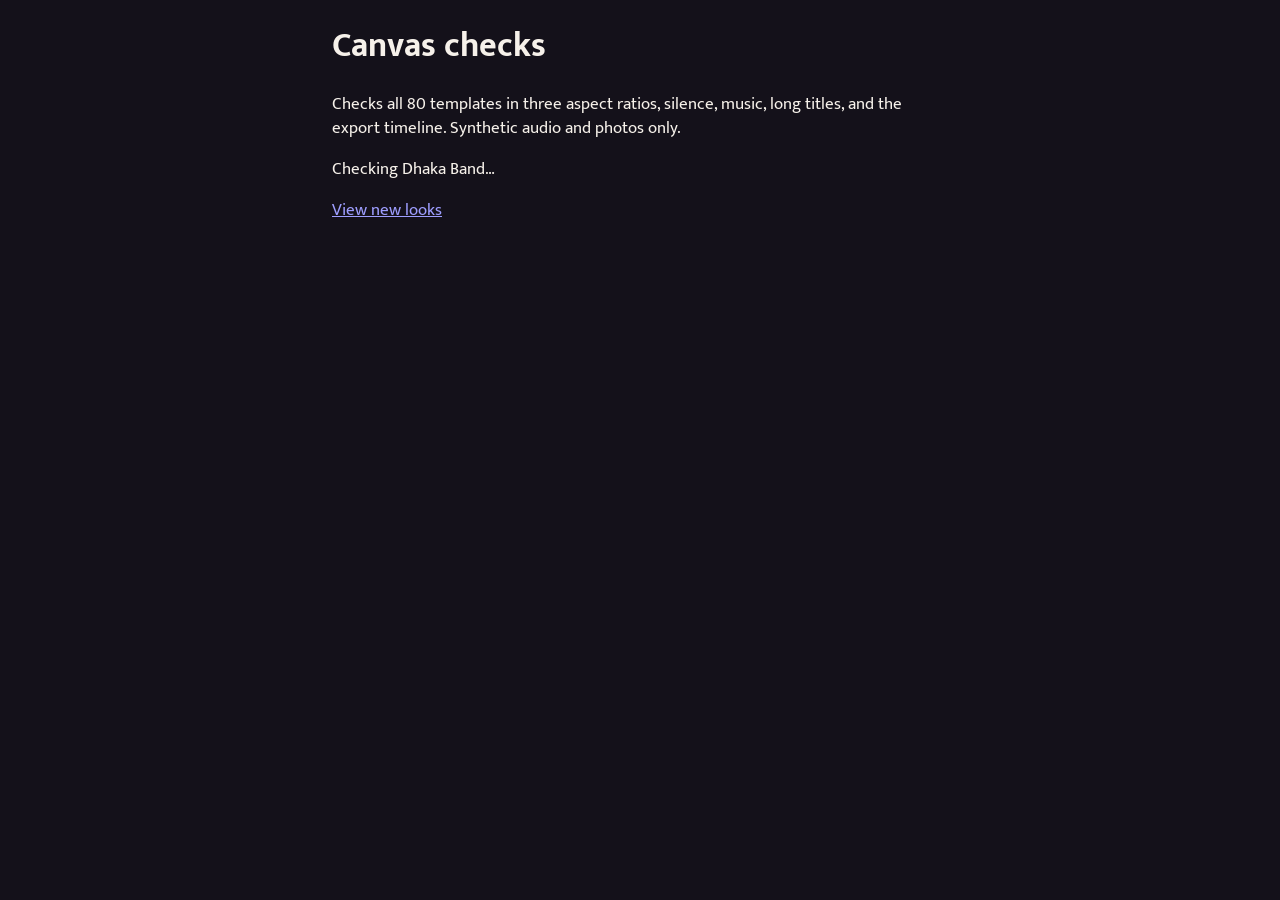
<file: dev/verify.html>
<!doctype html>
<html lang="en">
<head>
  <meta charset="utf-8">
  <meta name="viewport" content="width=device-width,initial-scale=1">
  <title>Dhun canvas checks</title>
  <link rel="stylesheet" href="../css/app.css">
  <link href="https://fonts.googleapis.com/css2?family=Baloo+2:wght@800&family=Kalam:wght@700&family=Khand:wght@700&family=Martel:wght@800&family=Mukta:wght@500;800&family=Rozha+One&family=Yatra+One&display=swap" rel="stylesheet">
</head>
<body>
<main>
  <h1>Canvas checks</h1>
  <p>Checks all 80 templates in three aspect ratios, silence, music, long titles, and the export timeline. Synthetic audio and photos only.</p>
  <p id="status" role="status">Running…</p>
  <pre id="result" style="white-space:pre-wrap"></pre>
  <a href="gallery.html?collection=new&size=360">View new looks</a>
</main>
<script type="module" src="verify.js"></script>
</body>
</html>
</file>
<file: css/app.css>
:root {
  --bg: #14111a;
  --card: #1e1a26;
  --card2: #282233;
  --line: #3a3246;
  --text: #f6f1ea;
  --muted: #b9afbd;
  --accent: #e8424f;
  --accent-2: #f2a93b;
  --ok: #4cc38a;
  --radius: 16px;
  --tap: 48px;
  color-scheme: dark;
}

* { box-sizing: border-box; }
html { -webkit-text-size-adjust: 100%; }
body {
  margin: 0;
  background: var(--bg);
  color: var(--text);
  font-family: 'Mukta', system-ui, -apple-system, sans-serif;
  font-size: 17px;
  line-height: 1.4;
  padding-bottom: env(safe-area-inset-bottom);
  -webkit-tap-highlight-color: transparent;
}
button, input, textarea { font: inherit; color: inherit; }
button { cursor: pointer; }
:focus-visible { outline: 3px solid var(--accent-2); outline-offset: 2px; }

.top {
  display: flex; align-items: center; justify-content: space-between;
  padding: calc(10px + env(safe-area-inset-top)) 16px 6px;
  max-width: 640px; margin: 0 auto;
}
.brand { display: flex; align-items: center; gap: 8px; }
.brand-name { font-weight: 800; font-size: 22px; letter-spacing: 0.3px; }
.brand-ne { color: var(--accent-2); font-weight: 700; font-size: 18px; }
.pill {
  min-height: 40px; padding: 0 14px; border-radius: 999px;
  background: var(--card2); border: 1px solid var(--line);
}

main { max-width: 640px; margin: 0 auto; padding: 0 12px 24px; }

/* ---------- preview ---------- */
.stage {
  position: sticky; top: 0; z-index: 5;
  background: var(--bg);
  padding: 8px 0 6px;
  margin: 0 -12px;
  padding-left: 12px; padding-right: 12px;
  border-bottom: 1px solid transparent;
}
.stage.stuck { border-bottom-color: var(--line); box-shadow: 0 10px 20px -16px #000; }
.screen { position: relative; display: flex; justify-content: center; }
#view {
  display: block; max-width: 100%; max-height: 40vh; width: auto; height: auto;
  border-radius: 12px; background: #000; touch-action: none;
}
.play {
  position: absolute; left: 10px; bottom: 10px;
  width: 52px; height: 52px; border-radius: 50%;
  border: 0; background: rgba(0, 0, 0, 0.55); color: #fff;
  display: grid; place-items: center;
  backdrop-filter: blur(6px); -webkit-backdrop-filter: blur(6px);
}
.play svg { width: 26px; height: 26px; fill: currentColor; }
.play .i-pause, .play.on .i-play { display: none; }
.play.on .i-pause { display: block; }
.seek-row { display: flex; align-items: center; gap: 10px; padding: 6px 4px 0; font-variant-numeric: tabular-nums; color: var(--muted); font-size: 15px; }
.seek-row input { flex: 1; }
.hint { margin: 2px 4px 0; color: var(--muted); font-size: 14px; }

input[type='range'] { accent-color: var(--accent); width: 100%; min-height: 32px; }
input[type='checkbox'] { accent-color: var(--accent); width: 22px; height: 22px; }

/* ---------- cards ---------- */
.card {
  background: var(--card); border: 1px solid var(--line);
  border-radius: var(--radius); padding: 14px; margin-top: 14px;
}
.card h2 { display: flex; align-items: center; gap: 10px; font-size: 19px; margin: 0 0 12px; }
.num {
  width: 28px; height: 28px; border-radius: 50%; flex: none;
  display: grid; place-items: center; font-size: 15px;
  background: var(--accent); color: #fff;
}
.opt { margin-left: auto; font-size: 13px; font-weight: 500; color: var(--muted); }
.card-sub { margin: -6px 0 12px; color: var(--muted); font-size: 15px; }
.label { margin: 14px 0 6px; color: var(--muted); font-size: 15px; }

/* file pickers */
.pick-row { display: grid; grid-template-columns: 1fr 1fr; gap: 10px; }
.pick {
  position: relative; display: flex; flex-direction: column; align-items: center; justify-content: center;
  gap: 2px; min-height: 128px; padding: 12px 8px; text-align: center;
  border: 2px dashed var(--line); border-radius: 14px; background: var(--card2);
  cursor: pointer; overflow: hidden;
}
.pick.filled { border-style: solid; border-color: var(--accent); }
.pick input[type='file'] { position: absolute; inset: 0; opacity: 0; width: 100%; height: 100%; cursor: pointer; }
.pick-icon svg { width: 36px; height: 36px; fill: var(--accent-2); }
.pick-thumb { width: 72px; height: 54px; object-fit: cover; border-radius: 8px; }
.pick-title { font-weight: 700; }
.pick-sub { color: var(--muted); font-size: 13px; line-height: 1.25; word-break: break-word; max-width: 100%; }

/* chips */
.chips { display: flex; flex-wrap: wrap; gap: 8px; }
.chips.scroll { flex-wrap: nowrap; overflow-x: auto; scrollbar-width: none; padding-bottom: 2px; margin: 0 -14px; padding-left: 14px; padding-right: 14px; }
.chips.scroll::-webkit-scrollbar { display: none; }
.chip {
  flex: none; min-height: 42px; padding: 0 15px; border-radius: 999px;
  border: 1px solid var(--line); background: var(--card2); white-space: nowrap;
}
.chip[aria-pressed='true'] { background: var(--accent); border-color: var(--accent); color: #fff; font-weight: 700; }

/* Look library: quiet controls let the actual video designs lead. */
.look-collections { display: flex; gap: 4px; padding: 4px; background: var(--bg); border-radius: 12px; margin: 16px 0 12px; }
.look-collections .chip { flex: 1; min-width: 0; min-height: 44px; border: 0; border-radius: 8px; background: transparent; padding: 0 8px; font-size: 16px; }
.look-collections .chip[aria-pressed='true'] { background: var(--card2); color: var(--accent-2); }
.look-search { display: flex; align-items: center; gap: 10px; border: 1px solid var(--line); border-radius: 12px; padding: 0 12px; background: var(--bg); }
.look-search:focus-within { border-color: var(--accent-2); }
.look-search svg { flex: none; width: 20px; height: 20px; fill: none; stroke: var(--muted); stroke-width: 1.7; stroke-linecap: round; }
.look-search input { width: 100%; min-width: 0; min-height: 48px; padding: 9px 0; border: 0; outline: none; background: transparent; font-size: 16px; caret-color: var(--accent-2); }
.look-search input::placeholder { color: var(--muted); opacity: 1; }
.look-categories { margin-top: 14px; gap: 6px; }
.look-categories .chip { min-height: 44px; padding: 0 12px; font-size: 14px; }
.look-categories .chip[aria-pressed='true'] { background: #5b2634; border-color: #bb5965; color: #fff3e4; }
.look-results { display: flex; align-items: center; justify-content: space-between; gap: 8px; margin-top: 12px; min-height: 40px; }
.look-results p { margin: 0; color: var(--muted); font-size: 14px; font-variant-numeric: tabular-nums; }
.look-results .btn { padding: 0; font-size: 14px; }
.look-current { display: flex; justify-content: space-between; align-items: center; flex-wrap: wrap; gap: 0 8px; padding: 7px 0; border-top: 1px solid var(--line); border-bottom: 1px solid var(--line); }
.look-current > span { font-size: 15px; font-weight: 600; }
.look-current .btn { padding: 0; font-size: 14px; min-height: 36px; }
.looks { display: grid; grid-template-columns: repeat(2, minmax(0, 1fr)); gap: 12px; margin-top: 16px; }
.look-card { position: relative; min-width: 0; }
.look {
  position: relative; display: block; width: 100%; height: 100%;
  padding: 0; border: 2px solid transparent; border-radius: 12px; background: var(--card2);
  overflow: hidden; text-align: left; scroll-margin-top: 46vh;
}
.look canvas { display: block; width: 100%; height: auto; background: #000; }
.look .look-name { display: block; padding: 9px 10px 4px; font-size: 16px; font-weight: 700; line-height: 1.25; overflow-wrap: anywhere; }
.look .look-description { display: block; padding: 0 10px 12px; font-size: 13px; line-height: 1.35; color: var(--muted); }
.look .look-name:last-child { padding-bottom: 12px; }
.look .look-new { position: absolute; left: 7px; top: 7px; padding: 2px 8px; border-radius: 5px; background: #f6e1b3; color: #493718; font-size: 11px; font-weight: 800; line-height: 1.4; }
.look[aria-pressed='true'] { border-color: var(--accent-2); }
.look[aria-pressed='true'] .look-name { color: var(--accent-2); }
.look-save { position: absolute; right: 4px; top: 4px; width: 44px; height: 44px; display: grid; place-items: center; padding: 0; border: 0; border-radius: 50%; background: rgba(20,17,26,0.86); color: #f6f1ea; }
.look-save svg { width: 20px; height: 20px; fill: none; stroke: currentColor; stroke-width: 1.7; stroke-linejoin: round; }
.look-save[aria-pressed='true'] { color: #ffd18a; }
.look-save[aria-pressed='true'] svg { fill: currentColor; }
.more-looks { width: 100%; margin-top: 16px; color: var(--accent-2); }
.looks-empty { padding: 32px 12px; text-align: center; }
.looks-empty strong { display: block; font-size: 19px; }
.looks-empty p { max-width: 32ch; margin: 8px auto 0; color: var(--muted); font-size: 15px; }
.sr-only { position: absolute; width: 1px; height: 1px; padding: 0; margin: -1px; overflow: hidden; clip-path: inset(50%); white-space: nowrap; border: 0; }
::selection { background: #f2a93b; color: #22190e; }
.look-search input:focus-visible { outline: none; }
.look-search:has(input:focus-visible) { outline: 3px solid var(--accent-2); outline-offset: 2px; }
@media (hover: hover) {
  .look:hover { border-color: #8e7e9a; }
  .look[aria-pressed='true']:hover { border-color: var(--accent-2); }
  .look-save:hover { background: #3a293b; }
  .look-categories .chip:hover { border-color: #a896b5; }
}

/* text rows */
.text-rows { display: grid; gap: 12px; margin-bottom: 12px; }
.text-row .row-head { display: flex; justify-content: space-between; align-items: center; margin-bottom: 4px; color: var(--muted); font-size: 15px; }
.text-row input[type='text'], .text-row textarea, .field input {
  width: 100%; min-height: var(--tap); padding: 10px 12px;
  border-radius: 12px; border: 1px solid var(--line); background: var(--card2);
  font-size: 18px;
}
.text-row textarea { resize: vertical; min-height: 64px; }
.text-row.active input, .text-row.active textarea { border-color: var(--accent-2); }
.text-row .show { display: flex; align-items: center; gap: 10px; min-height: 40px; cursor: pointer; }
.text-row .show input { flex: none; width: 24px; height: 24px; margin: 0; }
.text-row.off input[type='text'], .text-row.off textarea { opacity: 0.45; }
.field { display: block; }
.field > span { display: block; margin-bottom: 6px; color: var(--muted); font-size: 15px; }

.editor { scroll-margin-bottom: 16px; margin-top: 14px; padding: 12px; border-radius: 14px; background: var(--card2); border: 1px solid var(--accent-2); }
.editor-head { display: flex; justify-content: space-between; align-items: center; }
.editor-actions { display: flex; gap: 8px; margin-top: 14px; flex-wrap: wrap; }
.font-chip { font-size: 18px; }

.swatches { display: flex; flex-wrap: wrap; gap: 10px; }
.swatch {
  width: 42px; height: 42px; border-radius: 50%; border: 2px solid var(--line); padding: 0;
}
.swatch[aria-pressed='true'] { border-color: #fff; box-shadow: 0 0 0 3px var(--accent-2); }
.swatch.auto { width: auto; padding: 0 14px; border-radius: 999px; background: var(--card2); font-size: 15px; }

/* buttons */
.btn {
  min-height: var(--tap); padding: 0 18px; border-radius: 14px;
  border: 1px solid var(--line); background: var(--card2); font-weight: 600;
}
.btn.small { min-height: 40px; padding: 0 14px; font-size: 15px; }
.btn.ghost { background: transparent; }
.btn.danger { color: #ff8a8a; border-color: #5a2e36; }
.btn.link { border: 0; background: none; color: var(--accent-2); text-decoration: underline; min-height: 40px; }
.btn.primary {
  border: 0; color: #fff;
  background: linear-gradient(180deg, #f05a5f, #d32f45);
  box-shadow: 0 8px 20px -10px rgba(232, 66, 79, 0.8);
}
.btn.big { width: 100%; min-height: 60px; font-size: 20px; display: flex; align-items: center; justify-content: center; gap: 10px; }
.btn.big svg { width: 20px; height: 20px; fill: #fff; }
.btn:disabled { opacity: 0.5; }
#addText { width: 100%; }

/* intro / outro */
.media-box {
  display: flex; flex-direction: column; align-items: center; justify-content: center; gap: 6px;
  min-height: 128px; padding: 10px; border-radius: 14px; text-align: center;
  border: 2px dashed var(--line); background: var(--card2); position: relative;
}
.media-box.filled { border-style: solid; border-color: var(--accent-2); }
.media-box .m-title { font-weight: 700; }
.media-box .m-sub { color: var(--muted); font-size: 13px; word-break: break-word; }
.media-box canvas { width: 100%; max-width: 150px; border-radius: 8px; background: #000; }
.media-box label.add { position: absolute; inset: 0; cursor: pointer; }
.media-box label.add input { position: absolute; inset: 0; opacity: 0; width: 100%; height: 100%; }
.media-box .m-plus { font-size: 30px; line-height: 1; color: var(--accent-2); }
.media-box .m-actions { display: flex; gap: 6px; }
.media-box .m-actions .btn { position: relative; overflow: hidden; display: inline-flex; align-items: center; }
.media-box .m-actions input { position: absolute; inset: 0; opacity: 0; }
.media-box .m-dur { width: 100%; font-size: 13px; color: var(--muted); }

.switch { display: flex; align-items: center; gap: 12px; min-height: var(--tap); margin-top: 6px; }
.part-start { display: flex; align-items: center; gap: 10px; margin-top: 8px; color: var(--muted); font-size: 15px; font-variant-numeric: tabular-nums; }

.make { display: grid; gap: 12px; }
.make .card-sub { margin: 0; text-align: center; }
.foot { text-align: center; color: var(--muted); font-size: 14px; padding: 18px 10px 8px; }

/* ---------- recording overlay ---------- */
.overlay {
  position: fixed; inset: 0; z-index: 50; overflow-y: auto;
  background: rgba(12, 10, 16, 0.97);
  padding: calc(16px + env(safe-area-inset-top)) 16px calc(16px + env(safe-area-inset-bottom));
}
.rec { max-width: 560px; margin: 0 auto; display: grid; gap: 14px; text-align: center; }
.rec > div { display: grid; gap: 12px; }
.rec-screen { display: flex; justify-content: center; }
#recCanvas { max-width: 100%; max-height: 46vh; width: auto; height: auto; border-radius: 12px; background: #000; }
.rec-status { display: flex; align-items: center; justify-content: center; gap: 10px; font-size: 20px; font-weight: 700; }
.rec-dot { width: 12px; height: 12px; border-radius: 50%; background: var(--accent); animation: blink 1.2s infinite; }
@keyframes blink { 50% { opacity: 0.25; } }
@media (prefers-reduced-motion: reduce) { .rec-dot { animation: none; } }
.bar { height: 10px; border-radius: 99px; background: var(--card2); overflow: hidden; }
.bar > div { height: 100%; width: 0; background: linear-gradient(90deg, var(--accent), var(--accent-2)); }
.rec-time { font-variant-numeric: tabular-nums; color: var(--muted); }
.rec-note { color: var(--muted); margin: 0; }
.rec-note.strong { color: var(--text); font-size: 19px; }
.rec-done-title { font-size: 22px; font-weight: 800; margin: 0; color: var(--ok); }
#doneVideo { width: 100%; max-height: 40vh; border-radius: 12px; background: #000; }

.toast {
  position: fixed; left: 50%; bottom: calc(24px + env(safe-area-inset-bottom)); transform: translateX(-50%);
  z-index: 60; max-width: calc(100% - 32px); padding: 12px 18px; border-radius: 14px;
  background: #fff; color: #1a1420; font-weight: 600; box-shadow: 0 10px 30px rgba(0, 0, 0, 0.5);
}

/* hidden but still "rendered" so iPhone keeps decoding intro/outro clips */
.media-pool { position: fixed; left: 0; top: 0; width: 2px; height: 2px; overflow: hidden; opacity: 0.01; pointer-events: none; }
.media-pool video { width: 2px; height: 2px; }

[hidden] { display: none !important; }

@media (min-width: 540px) {
  .looks { grid-template-columns: repeat(3, minmax(0, 1fr)); }
}
@media (max-width: 360px) {
  .look-collections .chip { font-size: 14px; }
  .look .look-name { font-size: 15px; }
  .look-categories .chip { padding: 0 9px; }
}
</file>
